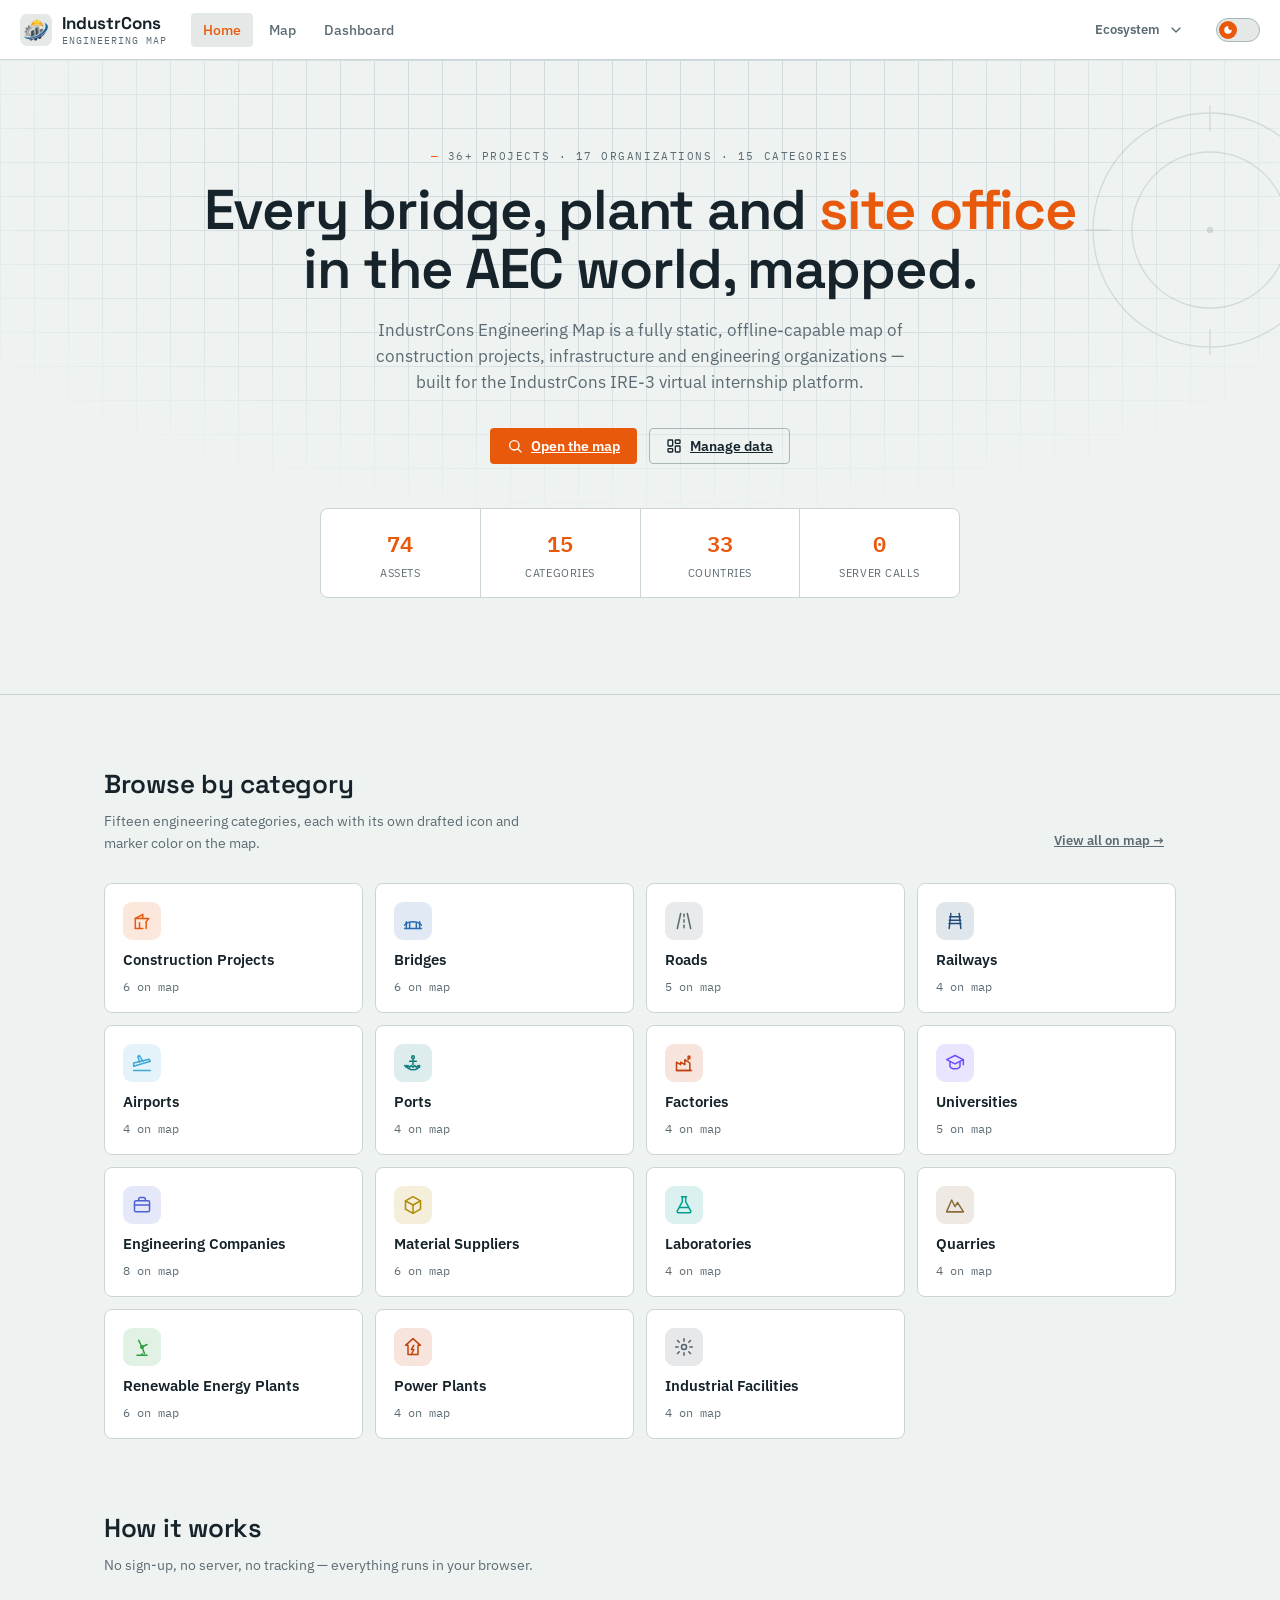
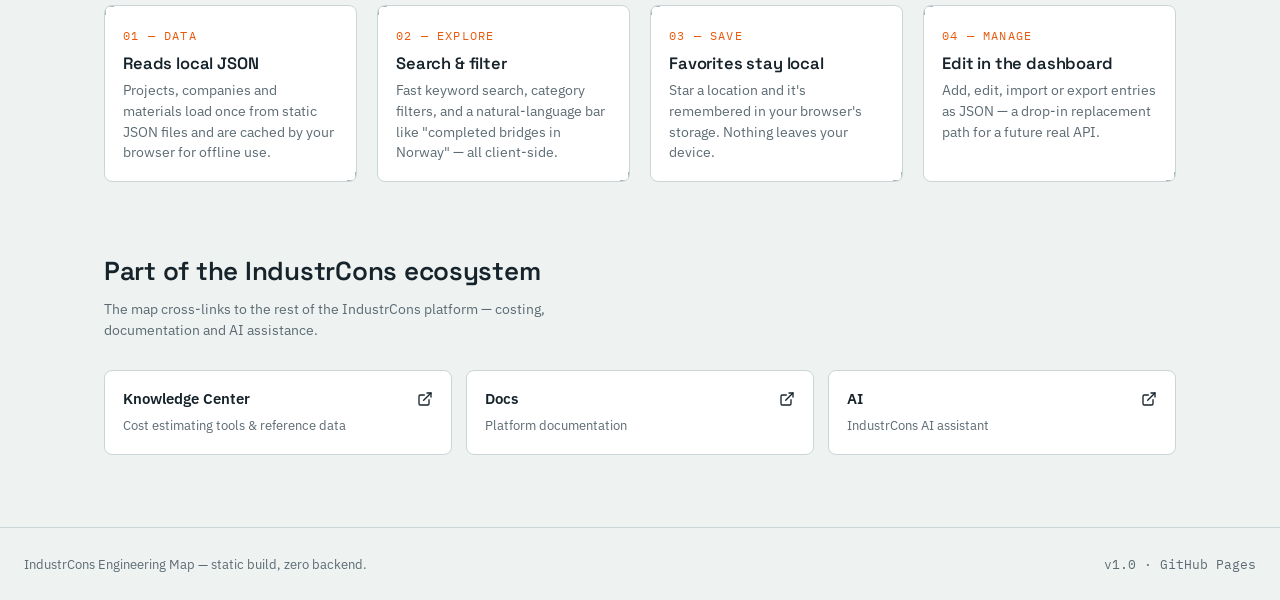
<file: index.html>
<!DOCTYPE html>
<html lang="en">
<head>
<meta charset="UTF-8">
<meta name="viewport" content="width=device-width, initial-scale=1.0">
<title>IndustrCons Engineering Map — Explore AEC infrastructure worldwide</title>
<meta name="description" content="A static, offline-capable map of construction projects, infrastructure and engineering organizations worldwide.">
<link rel="canonical" href="https://elvinasgar.github.io/industrcons-map/index.html">

<!-- Open Graph -->
<meta property="og:type" content="website">
<meta property="og:site_name" content="IndustrCons Engineering Map">
<meta property="og:title" content="IndustrCons Engineering Map — Explore AEC infrastructure worldwide">
<meta property="og:description" content="A static, offline-capable map of construction projects, infrastructure and engineering organizations worldwide.">
<meta property="og:url" content="https://elvinasgar.github.io/industrcons-map/index.html">
<meta property="og:image" content="https://elvinasgar.github.io/industrcons-map/assets/og/og-cover.png">
<meta property="og:image:width" content="1200">
<meta property="og:image:height" content="630">

<!-- Twitter Card -->
<meta name="twitter:card" content="summary_large_image">
<meta name="twitter:title" content="IndustrCons Engineering Map">
<meta name="twitter:description" content="A static, offline-capable map of construction projects, infrastructure and engineering organizations worldwide.">
<meta name="twitter:image" content="https://elvinasgar.github.io/industrcons-map/assets/og/og-cover.png">

<link rel="icon" type="image/png" href="assets/icons/favicon-32.png">
<link rel="mask-icon" href="assets/icons/pin.svg" color="#E8590C">
<link rel="apple-touch-icon" href="assets/icons/apple-touch-icon.png">
<link rel="stylesheet" href="css/base.css">
<link rel="stylesheet" href="css/components.css">
<link rel="stylesheet" href="css/home.css">

<!-- Organization schema (shared across the IndustrCons product family) -->
<script type="application/ld+json">
{
  "@context": "https://schema.org",
  "@type": "Organization",
  "name": "IndustrCons",
  "url": "https://elvinasgar.github.io/industrcons-map/",
  "logo": "https://elvinasgar.github.io/industrcons-map/assets/icons/logo-512.png",
  "description": "IndustrCons builds tools for the AEC (Architecture, Engineering & Construction) industry, including an engineering map, cost estimator, documentation and an AI assistant.",
  "sameAs": [
    "https://industrconsestimator.netlify.app/",
    "https://industrconsdocs.netlify.app/",
    "https://industrcons-ai.vercel.app/"
  ]
}
</script>

<!-- Breadcrumb schema -->
<script type="application/ld+json">
{
  "@context": "https://schema.org",
  "@type": "BreadcrumbList",
  "itemListElement": [
    { "@type": "ListItem", "position": 1, "name": "Home", "item": "https://elvinasgar.github.io/industrcons-map/index.html" }
  ]
}
</script>
</head>
<body>
<a href="#main" class="skip-link">Skip to content</a>

<header class="topnav">
  <a href="index.html" class="brand">
    <span class="brand-mark">
      <img src="assets/icons/logo-512.png" alt="IndustrCons logo" width="30" height="30">
    </span>
    <span>IndustrCons<small>Engineering Map</small></span>
  </a>
  <nav class="nav-links">
    <a href="index.html">Home</a>
    <a href="map.html">Map</a>
    <a href="dashboard.html">Dashboard</a>
  </nav>
  <div class="nav-spacer"></div>
  <div class="nav-ecosystem">
    <button class="btn btn-ghost btn-sm" id="ecosystemBtn" aria-expanded="false">
      Ecosystem
      <svg viewBox="0 0 24 24" fill="none" stroke="currentColor" stroke-width="2" stroke-linecap="round" stroke-linejoin="round" width="13" height="13"><polyline points="6 9 12 15 18 9"/></svg>
    </button>
    <div class="ecosystem-menu" id="ecosystemMenu"></div>
  </div>
  <button class="theme-toggle" role="switch" aria-checked="false" aria-label="Toggle dark mode">
    <span class="knob">
      <svg viewBox="0 0 24 24" fill="currentColor"><path d="M12 3a9 9 0 1 0 9 9c0-.46-.04-.92-.1-1.36a5.4 5.4 0 0 1-7.54-7.54A9 9 0 0 0 12 3z"/></svg>
    </span>
  </button>
</header>

<main id="main">
  <section class="hero">
    <svg class="compass" viewBox="0 0 200 200" fill="none" stroke="currentColor" stroke-width="1">
      <circle cx="100" cy="100" r="90"/><circle cx="100" cy="100" r="60"/><circle cx="100" cy="100" r="2" fill="currentColor"/>
      <line x1="100" y1="4" x2="100" y2="24"/><line x1="100" y1="176" x2="100" y2="196"/>
      <line x1="4" y1="100" x2="24" y2="100"/><line x1="176" y1="100" x2="196" y2="100"/>
    </svg>
    <div class="hero-inner">
      <span class="eyebrow">36+ projects · 17 organizations · 15 categories</span>
      <h1>Every bridge, plant and <em>site office</em> in the AEC world, mapped.</h1>
      <p class="lead">IndustrCons Engineering Map is a fully static, offline-capable map of construction projects, infrastructure and engineering organizations — built for the IndustrCons IRE-3 virtual internship platform.</p>
      <div class="hero-actions">
        <a href="map.html" class="btn btn-primary">
          <svg viewBox="0 0 24 24" fill="none" stroke="currentColor" stroke-width="2" stroke-linecap="round" stroke-linejoin="round"><circle cx="11" cy="11" r="7"/><line x1="21" y1="21" x2="16.6" y2="16.6"/></svg>
          Open the map
        </a>
        <a href="dashboard.html" class="btn btn-outline">
          <svg viewBox="0 0 24 24" fill="none" stroke="currentColor" stroke-width="2" stroke-linecap="round" stroke-linejoin="round"><rect x="3" y="3" width="7" height="9" rx="1"/><rect x="14" y="3" width="7" height="5" rx="1"/><rect x="14" y="12" width="7" height="9" rx="1"/><rect x="3" y="16" width="7" height="5" rx="1"/></svg>
          Manage data
        </a>
      </div>
      <div class="hero-stats">
        <div><span class="num" id="statProjects">—</span><span class="label">Assets</span></div>
        <div><span class="num" id="statCategories">15</span><span class="label">Categories</span></div>
        <div><span class="num" id="statCountries">—</span><span class="label">Countries</span></div>
        <div><span class="num">0</span><span class="label">Server calls</span></div>
      </div>
    </div>
  </section>

  <section class="section">
    <div class="section-head">
      <div>
        <h2>Browse by category</h2>
        <p>Fifteen engineering categories, each with its own drafted icon and marker color on the map.</p>
      </div>
      <a href="map.html" class="btn btn-ghost btn-sm">View all on map →</a>
    </div>
    <div class="category-grid" id="categoryGrid"></div>
  </section>

  <section class="section" style="padding-top:0;">
    <div class="section-head">
      <div>
        <h2>How it works</h2>
        <p>No sign-up, no server, no tracking — everything runs in your browser.</p>
      </div>
    </div>
    <div class="how-grid">
      <div class="how-card card tick-frame" style="padding:18px;">
        <span class="step-num">01 — DATA</span>
        <h3>Reads local JSON</h3>
        <p>Projects, companies and materials load once from static JSON files and are cached by your browser for offline use.</p>
      </div>
      <div class="how-card card tick-frame" style="padding:18px;">
        <span class="step-num">02 — EXPLORE</span>
        <h3>Search &amp; filter</h3>
        <p>Fast keyword search, category filters, and a natural-language bar like "completed bridges in Norway" — all client-side.</p>
      </div>
      <div class="how-card card tick-frame" style="padding:18px;">
        <span class="step-num">03 — SAVE</span>
        <h3>Favorites stay local</h3>
        <p>Star a location and it's remembered in your browser's storage. Nothing leaves your device.</p>
      </div>
      <div class="how-card card tick-frame" style="padding:18px;">
        <span class="step-num">04 — MANAGE</span>
        <h3>Edit in the dashboard</h3>
        <p>Add, edit, import or export entries as JSON — a drop-in replacement path for a future real API.</p>
      </div>
    </div>
  </section>
  <section class="section" style="padding-top:0;">
    <div class="section-head">
      <div>
        <h2>Part of the IndustrCons ecosystem</h2>
        <p>The map cross-links to the rest of the IndustrCons platform — costing, documentation and AI assistance.</p>
      </div>
    </div>
    <div class="ecosystem-grid" id="ecosystemGrid"></div>
  </section>

</main>

<footer class="footer">
  <span>IndustrCons Engineering Map — static build, zero backend.</span>
  <span class="mono">v1.0 · GitHub Pages</span>
</footer>

<script src="js/categories.js"></script>
<script src="js/storage.js"></script>
<script src="js/utils.js"></script>
<script src="js/config.js"></script>
<script src="js/data.js"></script>
<script src="js/app.js"></script>
<script>
async function renderHome() {
  await DataStore.init();
  const counts = DataStore.categoryCounts();
  document.getElementById('statProjects').textContent = DataStore.getAll().length;
  document.getElementById('statCountries').textContent = DataStore.countriesInUse().length;

  const ecoGrid = document.getElementById('ecosystemGrid');
  ecoGrid.innerHTML = SITE_CONFIG.ecosystem.map((item) => `
    <a class="ecosystem-card" href="${item.url}" target="_blank" rel="noopener noreferrer">
      <div class="em-title">
        <span>${item.label}</span>
        <svg viewBox="0 0 24 24" fill="none" stroke="currentColor" stroke-width="2" stroke-linecap="round" stroke-linejoin="round" width="16" height="16"><path d="M18 13v6a2 2 0 0 1-2 2H5a2 2 0 0 1-2-2V8a2 2 0 0 1 2-2h6"/><polyline points="15 3 21 3 21 9"/><line x1="10" y1="14" x2="21" y2="3"/></svg>
      </div>
      <p>${item.desc}</p>
    </a>
  `).join('');

  const grid = document.getElementById('categoryGrid');
  grid.innerHTML = '';
  for (const cat of CATEGORIES) {
    const svg = await loadIconSvg(`assets/icons/${cat.icon}`);
    const a = document.createElement('a');
    a.href = `map.html?category=${cat.id}`;
    a.className = 'category-card';
    a.style.setProperty('--cat-color', cat.color);
    a.innerHTML = `
      <span class="cat-icon">${svg}</span>
      <span class="cat-name">${cat.label}</span>
      <span class="cat-count">${counts[cat.id] || 0} on map</span>
    `;
    grid.appendChild(a);
  }
}
renderHome();
</script>
</body>
</html>
</file>
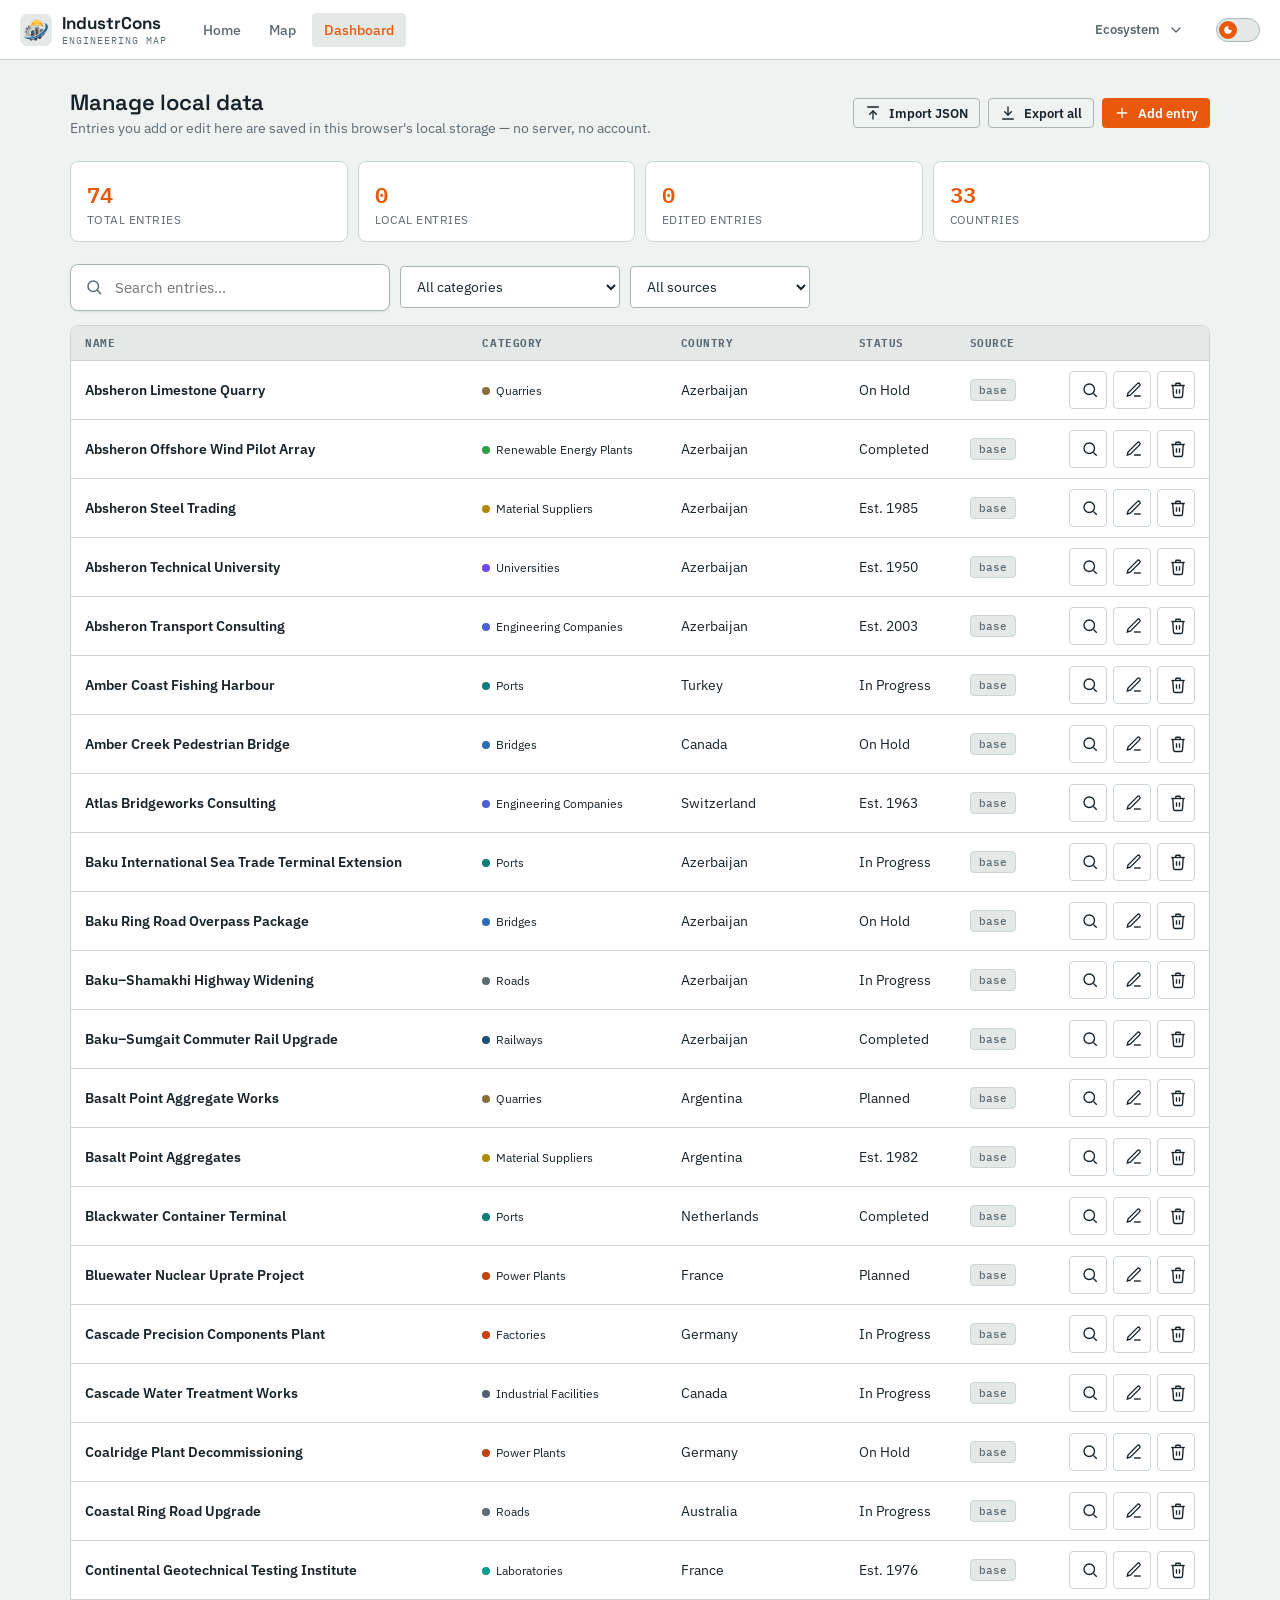
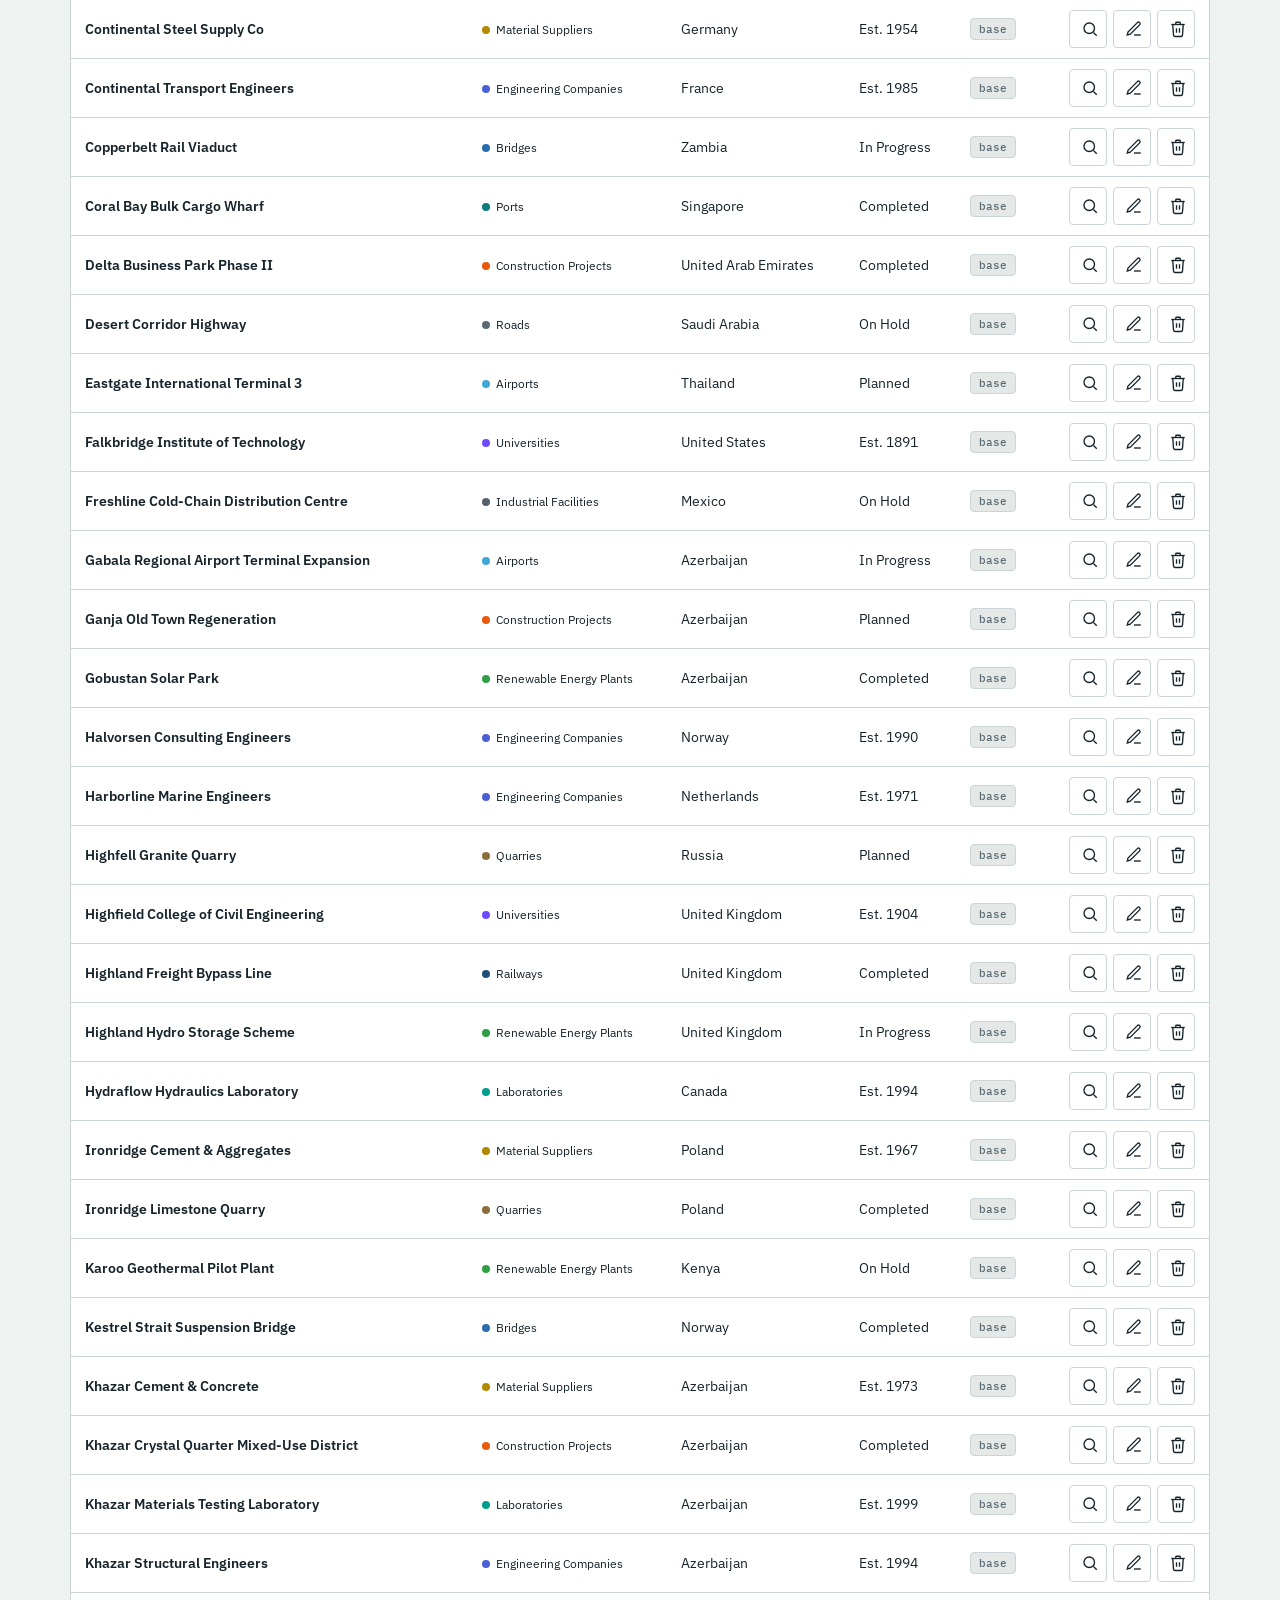
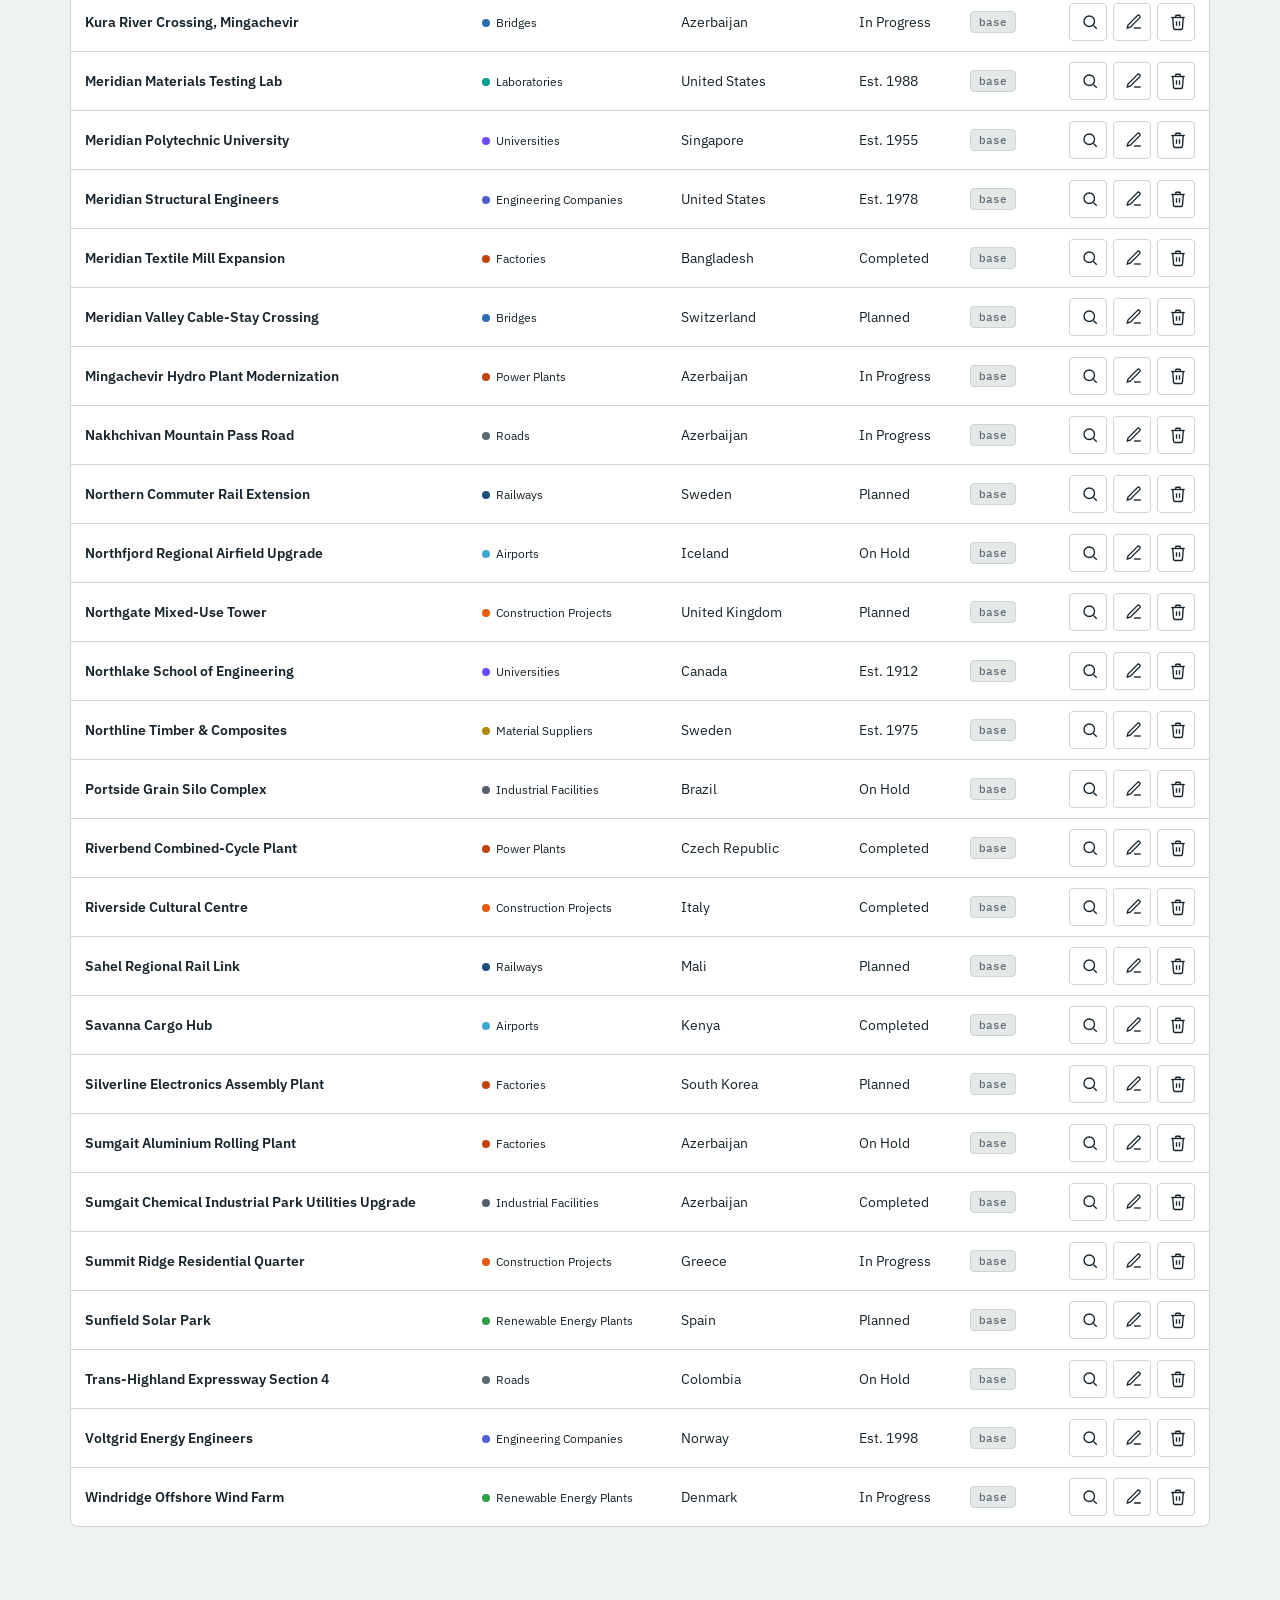
<file: dashboard.html>
<!DOCTYPE html>
<html lang="en">
<head>
<meta charset="UTF-8">
<meta name="viewport" content="width=device-width, initial-scale=1.0">
<title>Dashboard — IndustrCons Engineering Map</title>
<meta name="description" content="Manage local engineering map entries: add, edit, import and export JSON data.">
<link rel="canonical" href="https://elvinasgar.github.io/industrcons-map/dashboard.html">
<meta name="robots" content="noindex, follow">

<meta property="og:type" content="website">
<meta property="og:site_name" content="IndustrCons Engineering Map">
<meta property="og:title" content="Dashboard — IndustrCons Engineering Map">
<meta property="og:description" content="Manage local engineering map entries: add, edit, import and export JSON data.">
<meta property="og:url" content="https://elvinasgar.github.io/industrcons-map/dashboard.html">
<meta property="og:image" content="https://elvinasgar.github.io/industrcons-map/assets/og/og-cover.png">

<meta name="twitter:card" content="summary_large_image">
<meta name="twitter:title" content="Dashboard — IndustrCons Engineering Map">
<meta name="twitter:image" content="https://elvinasgar.github.io/industrcons-map/assets/og/og-cover.png">

<link rel="icon" type="image/png" href="assets/icons/favicon-32.png">
<link rel="mask-icon" href="assets/icons/pin.svg" color="#E8590C">
<link rel="apple-touch-icon" href="assets/icons/apple-touch-icon.png">

<script type="application/ld+json">
{
  "@context": "https://schema.org",
  "@type": "BreadcrumbList",
  "itemListElement": [
    { "@type": "ListItem", "position": 1, "name": "Home", "item": "https://elvinasgar.github.io/industrcons-map/index.html" },
    { "@type": "ListItem", "position": 2, "name": "Dashboard", "item": "https://elvinasgar.github.io/industrcons-map/dashboard.html" }
  ]
}
</script>
<link rel="stylesheet" href="css/base.css">
<link rel="stylesheet" href="css/components.css">
<link rel="stylesheet" href="css/dashboard.css">
</head>
<body>
<a href="#main" class="skip-link">Skip to content</a>

<header class="topnav">
  <a href="index.html" class="brand">
    <span class="brand-mark">
      <img src="assets/icons/logo-512.png" alt="IndustrCons logo" width="30" height="30">
    </span>
    <span>IndustrCons<small>Engineering Map</small></span>
  </a>
  <nav class="nav-links">
    <a href="index.html">Home</a>
    <a href="map.html">Map</a>
    <a href="dashboard.html" class="active">Dashboard</a>
  </nav>
  <div class="nav-spacer"></div>
  <div class="nav-ecosystem">
    <button class="btn btn-ghost btn-sm" id="ecosystemBtn" aria-expanded="false">
      Ecosystem
      <svg viewBox="0 0 24 24" fill="none" stroke="currentColor" stroke-width="2" stroke-linecap="round" stroke-linejoin="round" width="13" height="13"><polyline points="6 9 12 15 18 9"/></svg>
    </button>
    <div class="ecosystem-menu" id="ecosystemMenu"></div>
  </div>
  <button class="theme-toggle" role="switch" aria-checked="false" aria-label="Toggle dark mode">
    <span class="knob"><svg viewBox="0 0 24 24" fill="currentColor"><path d="M12 3a9 9 0 1 0 9 9c0-.46-.04-.92-.1-1.36a5.4 5.4 0 0 1-7.54-7.54A9 9 0 0 0 12 3z"/></svg></span>
  </button>
</header>

<main id="main" class="dash-shell">
  <div class="dash-head">
    <div>
      <h1>Manage local data</h1>
      <p>Entries you add or edit here are saved in this browser's local storage — no server, no account.</p>
    </div>
    <div class="dash-actions">
      <button class="btn btn-outline btn-sm" id="importBtn">
        <svg viewBox="0 0 24 24" fill="none" stroke="currentColor" stroke-width="2" stroke-linecap="round" stroke-linejoin="round" width="15" height="15"><path d="M12 21V9"/><path d="M7 14l5-5 5 5"/><path d="M4 3h16"/></svg>
        Import JSON
      </button>
      <button class="btn btn-outline btn-sm" id="exportAllBtn">
        <svg viewBox="0 0 24 24" fill="none" stroke="currentColor" stroke-width="2" stroke-linecap="round" stroke-linejoin="round" width="15" height="15"><path d="M12 3v12"/><path d="M7 10l5 5 5-5"/><path d="M4 21h16"/></svg>
        Export all
      </button>
      <button class="btn btn-primary btn-sm" id="addEntryBtn">
        <svg viewBox="0 0 24 24" fill="none" stroke="currentColor" stroke-width="2" stroke-linecap="round" stroke-linejoin="round" width="15" height="15"><line x1="12" y1="5" x2="12" y2="19"/><line x1="5" y1="12" x2="19" y2="12"/></svg>
        Add entry
      </button>
    </div>
  </div>

  <div class="dash-stats" id="dashStats"></div>

  <div class="dash-toolbar">
    <div class="search-bar">
      <svg viewBox="0 0 24 24" fill="none" stroke="currentColor" stroke-width="2" stroke-linecap="round" stroke-linejoin="round" width="16" height="16"><circle cx="11" cy="11" r="7"/><line x1="21" y1="21" x2="16.6" y2="16.6"/></svg>
      <input type="text" id="dashSearch" placeholder="Search entries…" autocomplete="off">
    </div>
    <select class="select" id="dashCategoryFilter" style="max-width:220px;">
      <option value="">All categories</option>
    </select>
    <select class="select" id="dashSourceFilter" style="max-width:180px;">
      <option value="">All sources</option>
      <option value="base">Base dataset</option>
      <option value="custom">Local entries</option>
    </select>
  </div>

  <div class="dash-table-wrap">
    <table class="dash-table">
      <thead>
        <tr>
          <th>Name</th>
          <th>Category</th>
          <th>Country</th>
          <th>Status</th>
          <th>Source</th>
          <th></th>
        </tr>
      </thead>
      <tbody id="dashTableBody"></tbody>
    </table>
    <div class="dash-empty empty-state" id="dashEmpty" style="display:none;">
      <svg viewBox="0 0 24 24" fill="none" stroke="currentColor" stroke-width="1.6"><circle cx="11" cy="11" r="7"/><line x1="21" y1="21" x2="16.6" y2="16.6"/></svg>
      <h4>No entries match</h4>
      <p>Try a different search term or clear your category filter.</p>
    </div>
  </div>
</main>

<!-- Add / edit entry modal -->
<div class="modal-overlay" id="entryModalOverlay">
  <div class="modal tick-frame" id="entryModal">
    <h3 id="entryModalTitle">Add entry</h3>
    <p class="eyebrow" style="margin-bottom:16px;">Saved to this browser only</p>
    <form id="entryForm">
      <input type="hidden" id="f_id">
      <div class="dash-form-grid">
        <div class="full">
          <label class="field-label" for="f_category">Category</label>
          <select class="select" id="f_category" required></select>
        </div>
        <div class="full">
          <label class="field-label" for="f_name">Name</label>
          <input class="input" id="f_name" required>
        </div>
        <div class="full">
          <label class="field-label" for="f_description">Description</label>
          <textarea class="textarea" id="f_description"></textarea>
        </div>
        <div>
          <label class="field-label" for="f_lat">Latitude</label>
          <input class="input" id="f_lat" type="number" step="any" required>
        </div>
        <div>
          <label class="field-label" for="f_lng">Longitude</label>
          <input class="input" id="f_lng" type="number" step="any" required>
        </div>
        <div class="full">
          <label class="field-label" for="f_address">Address</label>
          <input class="input" id="f_address">
        </div>
        <div>
          <label class="field-label" for="f_country">Country</label>
          <input class="input" id="f_country">
        </div>
        <div>
          <label class="field-label" for="f_disciplines">Disciplines (comma separated)</label>
          <input class="input" id="f_disciplines">
        </div>

        <div id="infraFields" class="full dash-form-grid" style="padding:0; grid-column:1/-1;">
          <div>
            <label class="field-label" for="f_status">Status</label>
            <select class="select" id="f_status">
              <option>Planned</option><option>In Progress</option><option>On Hold</option><option>Completed</option>
            </select>
          </div>
          <div>
            <label class="field-label" for="f_progress">Progress (%)</label>
            <input class="input" id="f_progress" type="number" min="0" max="100" value="0">
          </div>
          <div>
            <label class="field-label" for="f_contractor">Contractor</label>
            <input class="input" id="f_contractor">
          </div>
          <div>
            <label class="field-label" for="f_consultant">Consultant</label>
            <input class="input" id="f_consultant">
          </div>
          <div>
            <label class="field-label" for="f_client">Client</label>
            <input class="input" id="f_client">
          </div>
          <div></div>
          <div>
            <label class="field-label" for="f_startDate">Start date</label>
            <input class="input" id="f_startDate" type="date">
          </div>
          <div>
            <label class="field-label" for="f_finishDate">Finish date</label>
            <input class="input" id="f_finishDate" type="date">
          </div>
        </div>

        <div id="orgFields" class="full dash-form-grid" style="padding:0; grid-column:1/-1;">
          <div>
            <label class="field-label" for="f_founded">Founded (year)</label>
            <input class="input" id="f_founded">
          </div>
          <div>
            <label class="field-label" for="f_website">Website</label>
            <input class="input" id="f_website">
          </div>
          <div class="full">
            <label class="field-label" for="f_services">Services (comma separated)</label>
            <input class="input" id="f_services">
          </div>
        </div>
      </div>

      <div class="modal-actions">
        <button type="button" class="btn btn-ghost" id="cancelEntryBtn">Cancel</button>
        <button type="submit" class="btn btn-primary">Save entry</button>
      </div>
    </form>
  </div>
</div>

<!-- Import modal -->
<div class="modal-overlay" id="importModalOverlay">
  <div class="modal tick-frame">
    <h3>Import JSON</h3>
    <p class="eyebrow" style="margin-bottom:16px;">Accepts an array of entries, or an export from this app</p>
    <div class="import-drop" id="importDrop">
      <svg viewBox="0 0 24 24" fill="none" stroke="currentColor" stroke-width="1.6"><path d="M12 3v12"/><path d="M7 10l5-5 5 5"/><path d="M4 21h16"/></svg>
      <div>Drop a .json file here, or click to choose one</div>
      <input type="file" id="importFileInput" accept="application/json" style="display:none;">
    </div>
    <div class="modal-actions">
      <button type="button" class="btn btn-ghost" id="cancelImportBtn">Close</button>
    </div>
  </div>
</div>

<!-- Delete confirm modal -->
<div class="modal-overlay" id="deleteModalOverlay">
  <div class="modal tick-frame">
    <h3>Remove this entry?</h3>
    <p>This removes it from your map view. Base dataset entries can be restored by clearing local data; local entries are deleted permanently.</p>
    <div class="modal-actions">
      <button type="button" class="btn btn-ghost" id="cancelDeleteBtn">Cancel</button>
      <button type="button" class="btn btn-danger" id="confirmDeleteBtn">Remove</button>
    </div>
  </div>
</div>

<script src="js/categories.js"></script>
<script src="js/storage.js"></script>
<script src="js/utils.js"></script>
<script src="js/config.js"></script>
<script src="js/data.js"></script>
<script src="js/search.js"></script>
<script src="js/app.js"></script>
<script src="js/dashboard.js"></script>
</body>
</html>
</file>
<file: css/base.css>
/* ==========================================================================
   IndustrCons Engineering Map — Design Tokens & Base
   Visual direction: technical drawing / blueprint, drafted not decorated.
   ========================================================================== */

@import url('https://fonts.googleapis.com/css2?family=Space+Grotesk:wght@500;600;700&family=IBM+Plex+Sans:wght@400;500;600&family=IBM+Plex+Mono:wght@400;500&display=swap');

:root{
  /* ---- Palette (blueprint / drafting-paper) ---- */
  --ink:            #16232B;
  --ink-soft:       #3A4A54;
  --paper:          #EEF2F1;
  --paper-raised:   #FFFFFF;
  --paper-sunken:   #E4E9E8;
  --line:           #CBD5D8;
  --line-strong:    #A8B6BA;

  --blue:           #2B6CB0;
  --blue-cyan:      #3FA7D6;
  --orange:         #E8590C;
  --amber:          #B08900;
  --green:          #2F9E44;
  --teal:           #0E7C7B;

  --muted:          #5C6B73;

  /* dark (blueprint sheet) */
  --dk-paper:       #0B1E2D;
  --dk-panel:       #122C40;
  --dk-panel-raised:#173650;
  --dk-line:        rgba(93, 168, 214, 0.18);
  --dk-line-strong: rgba(93, 168, 214, 0.32);
  --dk-ink:         #E7F0F5;
  --dk-muted:       #8FADC2;
  --dk-cyan:        #5DC8EE;

  /* semantic (light default) */
  --bg:             var(--paper);
  --bg-raised:      var(--paper-raised);
  --bg-sunken:      var(--paper-sunken);
  --fg:             var(--ink);
  --fg-muted:       var(--muted);
  --border:         var(--line);
  --border-strong:  var(--line-strong);
  --accent:         var(--orange);
  --accent-ink:     #FFFFFF;
  --focus:          var(--blue);

  --radius-sm: 4px;
  --radius-md: 8px;
  --radius-lg: 14px;

  --font-display: 'Space Grotesk', 'Segoe UI', sans-serif;
  --font-body: 'IBM Plex Sans', 'Segoe UI', sans-serif;
  --font-mono: 'IBM Plex Mono', 'SFMono-Regular', monospace;

  --shadow-sm: 0 1px 2px rgba(22,35,43,0.08);
  --shadow-md: 0 6px 20px rgba(22,35,43,0.14);
  --shadow-lg: 0 16px 40px rgba(22,35,43,0.22);

  --ease: cubic-bezier(0.4, 0, 0.2, 1);
}

[data-theme="dark"]{
  --bg:             var(--dk-paper);
  --bg-raised:      var(--dk-panel);
  --bg-sunken:      #0E2334;
  --fg:             var(--dk-ink);
  --fg-muted:       var(--dk-muted);
  --border:         var(--dk-line);
  --border-strong:  var(--dk-line-strong);
  --accent:         var(--orange);
  --accent-ink:     #16110C;
  --focus:          var(--dk-cyan);
  --shadow-sm: 0 1px 2px rgba(0,0,0,0.35);
  --shadow-md: 0 6px 24px rgba(0,0,0,0.45);
  --shadow-lg: 0 20px 50px rgba(0,0,0,0.55);
}

*, *::before, *::after{ box-sizing: border-box; }
html, body{ height: 100%; }
body{
  margin: 0;
  font-family: var(--font-body);
  background: var(--bg);
  color: var(--fg);
  -webkit-font-smoothing: antialiased;
  transition: background-color .25s var(--ease), color .25s var(--ease);
}
h1,h2,h3,h4{
  font-family: var(--font-display);
  font-weight: 600;
  margin: 0 0 .4em;
  letter-spacing: -0.01em;
}
p{ margin: 0 0 1em; line-height: 1.55; color: var(--fg); }
a{ color: inherit; }
button{ font-family: var(--font-body); }
img{ max-width: 100%; display: block; }
ul{ margin: 0; padding: 0; list-style: none; }

::selection{ background: var(--accent); color: var(--accent-ink); }

/* Focus visibility — never remove outlines, only restyle them */
:focus-visible{
  outline: 2px solid var(--focus);
  outline-offset: 2px;
}

/* ---- Blueprint grid texture, used as a background utility ---- */
.blueprint-grid{
  background-image:
    linear-gradient(var(--border) 1px, transparent 1px),
    linear-gradient(90deg, var(--border) 1px, transparent 1px);
  background-size: 28px 28px;
  background-position: -1px -1px;
}

/* ---- Corner survey ticks — signature device used on panels/cards ---- */
.tick-frame{ position: relative; }
.tick-frame::before, .tick-frame::after{
  content: "";
  position: absolute;
  width: 10px; height: 10px;
  border-color: var(--border-strong);
  border-style: solid;
  pointer-events: none;
}
.tick-frame::before{ top: -1px; left: -1px; border-width: 2px 0 0 2px; }
.tick-frame::after{ bottom: -1px; right: -1px; border-width: 0 2px 2px 0; }

.mono{ font-family: var(--font-mono); }
.eyebrow{
  font-family: var(--font-mono);
  font-size: 11px;
  letter-spacing: 0.14em;
  text-transform: uppercase;
  color: var(--fg-muted);
}

.visually-hidden{
  position: absolute; width: 1px; height: 1px;
  overflow: hidden; clip: rect(0 0 0 0); white-space: nowrap;
}

.skip-link{
  position: absolute; left: 8px; top: -48px;
  background: var(--accent); color: var(--accent-ink);
  padding: 10px 14px; border-radius: var(--radius-sm);
  z-index: 999; transition: top .2s var(--ease);
  font-weight: 600; font-size: 13px;
}
.skip-link:focus{ top: 8px; }

@media (prefers-reduced-motion: reduce){
  *, *::before, *::after{
    animation-duration: 0.001ms !important;
    animation-iteration-count: 1 !important;
    transition-duration: 0.001ms !important;
    scroll-behavior: auto !important;
  }
}

/* Scrollbar (blueprint styling, webkit only — degrades gracefully) */
::-webkit-scrollbar{ width: 10px; height: 10px; }
::-webkit-scrollbar-track{ background: transparent; }
::-webkit-scrollbar-thumb{ background: var(--border-strong); border-radius: 6px; }
</file>
<file: css/components.css>
/* ==========================================================================
   Reusable components
   ========================================================================== */

/* ---- Top nav ---- */
.topnav{
  display: flex;
  align-items: center;
  gap: 20px;
  padding: 12px 20px;
  background: var(--bg-raised);
  border-bottom: 1px solid var(--border);
  position: relative;
  z-index: 40;
}
.brand{
  display: flex; align-items: center; gap: 10px;
  font-family: var(--font-display); font-weight: 700; font-size: 17px;
  text-decoration: none; color: var(--fg);
  white-space: nowrap;
}
.brand-mark{
  width: 32px; height: 32px; border-radius: 7px;
  display: grid; place-items: center; flex: none;
  background: var(--bg-sunken); padding: 3px;
}
.brand-mark img{ width: 100%; height: 100%; object-fit: contain; }
.brand small{
  display: block; font-family: var(--font-mono); font-weight: 400;
  font-size: 10px; letter-spacing: .1em; color: var(--fg-muted); text-transform: uppercase;
}

.nav-links{ display: flex; gap: 4px; margin-left: 4px; }
.nav-links a{
  text-decoration: none; color: var(--fg-muted); font-size: 14px; font-weight: 500;
  padding: 8px 12px; border-radius: var(--radius-sm);
  transition: background .15s var(--ease), color .15s var(--ease);
}
.nav-links a:hover{ background: var(--bg-sunken); color: var(--fg); }
.nav-links a.active{ color: var(--accent); background: var(--bg-sunken); }

.nav-spacer{ flex: 1; }

/* ---- Buttons ---- */
.btn{
  display: inline-flex; align-items: center; justify-content: center; gap: 8px;
  font-family: var(--font-body); font-weight: 600; font-size: 13.5px;
  padding: 9px 16px; border-radius: var(--radius-sm);
  border: 1px solid transparent; cursor: pointer;
  transition: transform .12s var(--ease), background .15s var(--ease), border-color .15s var(--ease);
  line-height: 1.2;
}
.btn:active{ transform: translateY(1px); }
.btn svg{ width: 16px; height: 16px; flex: none; }
.btn-primary{ background: var(--accent); color: var(--accent-ink); }
.btn-primary:hover{ filter: brightness(1.06); }
.btn-outline{ background: transparent; color: var(--fg); border-color: var(--border-strong); }
.btn-outline:hover{ background: var(--bg-sunken); }
.btn-ghost{ background: transparent; color: var(--fg-muted); }
.btn-ghost:hover{ background: var(--bg-sunken); color: var(--fg); }
.btn-sm{ padding: 6px 11px; font-size: 12.5px; }
.btn-icon{ padding: 8px; border-radius: var(--radius-sm); }
.btn-block{ width: 100%; }
.btn-danger{ background: transparent; color: #C1440E; border-color: rgba(193,68,14,0.4); }
.btn-danger:hover{ background: rgba(193,68,14,0.08); }

.icon-btn{
  display: inline-grid; place-items: center;
  width: 38px; height: 38px; border-radius: var(--radius-sm);
  background: var(--bg-raised); border: 1px solid var(--border);
  color: var(--fg); cursor: pointer;
  transition: background .15s var(--ease), border-color .15s var(--ease);
}
.icon-btn:hover{ background: var(--bg-sunken); }
.icon-btn svg{ width: 18px; height: 18px; }
.icon-btn.active{ color: var(--accent); border-color: var(--accent); }

/* ---- Inputs ---- */
.field-label{
  display: block; font-size: 12px; font-weight: 600; margin-bottom: 6px;
  color: var(--fg-muted); text-transform: uppercase; letter-spacing: .05em;
}
.input, .select, .textarea{
  width: 100%; font-family: var(--font-body); font-size: 14px;
  padding: 10px 12px; border-radius: var(--radius-sm);
  border: 1px solid var(--border-strong); background: var(--bg-raised); color: var(--fg);
  transition: border-color .15s var(--ease), box-shadow .15s var(--ease);
}
.input:focus, .select:focus, .textarea:focus{
  border-color: var(--focus); box-shadow: 0 0 0 3px rgba(63,167,214,0.18);
}
.textarea{ resize: vertical; min-height: 80px; }

.search-bar{
  display: flex; align-items: center; gap: 8px;
  background: var(--bg-raised); border: 1px solid var(--border-strong);
  border-radius: var(--radius-md); padding: 4px 6px 4px 14px;
  box-shadow: var(--shadow-sm);
}
.search-bar svg{ width: 18px; height: 18px; color: var(--fg-muted); flex: none; }
.search-bar input{
  border: 0; background: transparent; outline: none; flex: 1;
  font-size: 14.5px; color: var(--fg); padding: 9px 4px; font-family: var(--font-body);
}
.search-bar .search-clear{
  display: none; background: transparent; border: 0; color: var(--fg-muted); cursor: pointer;
  padding: 6px; border-radius: 50%;
}
.search-bar.has-value .search-clear{ display: inline-grid; place-items: center; }
.search-bar .search-clear:hover{ background: var(--bg-sunken); }

/* ---- Chips / badges ---- */
.chip{
  display: inline-flex; align-items: center; gap: 6px;
  font-size: 12.5px; font-weight: 500; padding: 6px 11px;
  border-radius: 999px; border: 1px solid var(--border-strong);
  background: var(--bg-raised); color: var(--fg); cursor: pointer; user-select: none;
  transition: all .15s var(--ease); white-space: nowrap;
}
.chip:hover{ border-color: var(--border-strong); background: var(--bg-sunken); }
.chip.selected{ background: var(--chip-color, var(--accent)); border-color: var(--chip-color, var(--accent)); color: #fff; }
.chip .dot{ width: 8px; height: 8px; border-radius: 50%; background: var(--chip-color, var(--accent)); flex: none; }
.chip.selected .dot{ background: #fff; }

.badge{
  display: inline-flex; align-items: center; gap: 5px;
  font-family: var(--font-mono); font-size: 11px; font-weight: 500;
  padding: 3px 8px; border-radius: 4px; letter-spacing: .02em;
  background: var(--bg-sunken); color: var(--fg-muted); border: 1px solid var(--border);
}
.badge-status{ text-transform: uppercase; }
.badge-status[data-status="Completed"]{ color: var(--green); border-color: var(--green); background: rgba(47,158,68,0.08); }
.badge-status[data-status="In Progress"]{ color: var(--blue); border-color: var(--blue); background: rgba(43,108,176,0.08); }
.badge-status[data-status="Planned"]{ color: var(--amber); border-color: var(--amber); background: rgba(176,137,0,0.08); }
.badge-status[data-status="On Hold"]{ color: var(--orange); border-color: var(--orange); background: rgba(232,89,12,0.08); }

/* ---- Progress bar ---- */
.progress-track{
  width: 100%; height: 6px; border-radius: 4px; background: var(--bg-sunken);
  overflow: hidden; border: 1px solid var(--border);
}
.progress-fill{
  height: 100%; background: var(--accent); border-radius: 4px;
  transition: width .5s var(--ease);
}

/* ---- Cards ---- */
.card{
  background: var(--bg-raised); border: 1px solid var(--border);
  border-radius: var(--radius-md); overflow: hidden;
  transition: box-shadow .2s var(--ease), transform .2s var(--ease), border-color .2s var(--ease);
}
.card:hover{ box-shadow: var(--shadow-md); }

/* ---- Toast ---- */
.toast-stack{
  position: fixed; bottom: 18px; left: 50%; transform: translateX(-50%);
  display: flex; flex-direction: column; gap: 8px; z-index: 500;
  width: min(92vw, 380px);
}
.toast{
  background: var(--dk-panel); color: var(--dk-ink);
  padding: 12px 16px; border-radius: var(--radius-sm);
  font-size: 13.5px; box-shadow: var(--shadow-lg);
  display: flex; align-items: center; gap: 10px;
  animation: toast-in .28s var(--ease);
  border: 1px solid var(--dk-line-strong);
}
.toast svg{ width: 16px; height: 16px; flex: none; color: var(--blue-cyan); }
@keyframes toast-in{
  from{ opacity: 0; transform: translateY(10px); }
  to{ opacity: 1; transform: translateY(0); }
}
.toast.leaving{ animation: toast-out .2s var(--ease) forwards; }
@keyframes toast-out{ to{ opacity: 0; transform: translateY(6px); } }

/* ---- Modal ---- */
.modal-overlay{
  position: fixed; inset: 0; background: rgba(11,30,45,0.55);
  display: flex; align-items: center; justify-content: center;
  z-index: 600; padding: 20px; opacity: 0; pointer-events: none;
  transition: opacity .2s var(--ease);
}
.modal-overlay.open{ opacity: 1; pointer-events: auto; }
.modal{
  background: var(--bg-raised); border-radius: var(--radius-lg);
  max-width: 480px; width: 100%; padding: 24px;
  box-shadow: var(--shadow-lg); border: 1px solid var(--border);
  transform: translateY(10px) scale(.98); transition: transform .2s var(--ease);
  max-height: 86vh; overflow-y: auto;
}
.modal-overlay.open .modal{ transform: translateY(0) scale(1); }
.modal h3{ margin-bottom: 6px; }
.modal-actions{ display: flex; gap: 10px; justify-content: flex-end; margin-top: 18px; }

/* ---- Empty state ---- */
.empty-state{
  text-align: center; padding: 48px 20px; color: var(--fg-muted);
}
.empty-state svg{ width: 40px; height: 40px; margin: 0 auto 14px; opacity: .5; }
.empty-state h4{ color: var(--fg); margin-bottom: 6px; }
.empty-state p{ font-size: 13.5px; max-width: 340px; margin: 0 auto; }

/* ---- Theme toggle ---- */
.theme-toggle{
  position: relative; width: 44px; height: 24px; border-radius: 999px;
  background: var(--bg-sunken); border: 1px solid var(--border-strong);
  cursor: pointer; flex: none;
}
.theme-toggle .knob{
  position: absolute; top: 2px; left: 2px; width: 18px; height: 18px;
  border-radius: 50%; background: var(--accent); transition: transform .2s var(--ease);
  display: grid; place-items: center;
}
[data-theme="dark"] .theme-toggle .knob{ transform: translateX(20px); }
.theme-toggle .knob svg{ width: 10px; height: 10px; color: #fff; }

/* ---- Spinner ---- */
.spinner{
  width: 22px; height: 22px; border-radius: 50%;
  border: 2.5px solid var(--border); border-top-color: var(--accent);
  animation: spin .7s linear infinite;
}
@keyframes spin{ to{ transform: rotate(360deg); } }

/* ---- Tabs ---- */
.tabbar{ display: flex; gap: 2px; border-bottom: 1px solid var(--border); }
.tabbar button{
  background: transparent; border: 0; padding: 10px 14px; cursor: pointer;
  font-family: var(--font-body); font-weight: 600; font-size: 13px; color: var(--fg-muted);
  border-bottom: 2px solid transparent; margin-bottom: -1px;
}
.tabbar button.active{ color: var(--accent); border-bottom-color: var(--accent); }

/* ---- Ecosystem cross-link menu ---- */
.nav-ecosystem{ position: relative; }
.ecosystem-menu{
  position: absolute; top: calc(100% + 8px); right: 0; z-index: 50;
  background: var(--bg-raised); border: 1px solid var(--border); border-radius: var(--radius-md);
  box-shadow: var(--shadow-md); width: 240px; padding: 6px;
  opacity: 0; pointer-events: none; transform: translateY(-6px);
  transition: opacity .15s var(--ease), transform .15s var(--ease);
}
.ecosystem-menu.open{ opacity: 1; pointer-events: auto; transform: translateY(0); }
.ecosystem-menu a{
  display: block; padding: 9px 10px; border-radius: var(--radius-sm);
  text-decoration: none; color: var(--fg);
}
.ecosystem-menu a:hover{ background: var(--bg-sunken); }
.ecosystem-menu a .em-label{ font-weight: 600; font-size: 13.5px; display: flex; align-items: center; gap: 6px; }
.ecosystem-menu a .em-desc{ font-size: 11.5px; color: var(--fg-muted); margin-top: 1px; }
.ecosystem-menu a .em-label svg{ width: 13px; height: 13px; color: var(--fg-muted); }

.ecosystem-grid{ display: grid; grid-template-columns: repeat(auto-fit, minmax(230px, 1fr)); gap: 14px; }
.ecosystem-card{
  display: flex; flex-direction: column; gap: 8px; padding: 18px;
  border: 1px solid var(--border); border-radius: var(--radius-md); background: var(--bg-raised);
  text-decoration: none; color: var(--fg); transition: box-shadow .18s var(--ease), transform .18s var(--ease);
}
.ecosystem-card:hover{ transform: translateY(-2px); box-shadow: var(--shadow-md); }
.ecosystem-card .em-title{ display: flex; align-items: center; justify-content: space-between; font-weight: 600; font-size: 15px; }
.ecosystem-card p{ font-size: 13px; color: var(--fg-muted); margin: 0; }

.detail-ecosystem-row{ display: flex; gap: 8px; flex-wrap: wrap; padding: 0 20px 16px; }
.detail-ecosystem-row a{ text-decoration: none; }
</file>
<file: css/home.css>
/* ==========================================================================
   Home / landing page
   ========================================================================== */

.hero{
  position: relative;
  padding: 84px 24px 96px;
  overflow: hidden;
  border-bottom: 1px solid var(--border);
}
.hero::before{
  content: "";
  position: absolute; inset: 0;
  background-image:
    linear-gradient(var(--border) 1px, transparent 1px),
    linear-gradient(90deg, var(--border) 1px, transparent 1px);
  background-size: 34px 34px;
  mask-image: radial-gradient(ellipse 70% 60% at 50% 20%, black 40%, transparent 90%);
  opacity: .8;
}
.hero-inner{ position: relative; max-width: 880px; margin: 0 auto; text-align: center; }
.hero .eyebrow{ display: inline-flex; align-items: center; gap: 8px; margin-bottom: 18px; }
.hero .eyebrow::before{ content: "\2014"; color: var(--accent); }
.hero h1{
  font-size: clamp(32px, 5.2vw, 56px); line-height: 1.05; letter-spacing: -0.02em;
  margin-bottom: 18px;
}
.hero h1 em{ font-style: normal; color: var(--accent); }
.hero p.lead{
  font-size: 17px; color: var(--fg-muted); max-width: 560px; margin: 0 auto 32px;
}
.hero-actions{ display: flex; gap: 12px; justify-content: center; flex-wrap: wrap; margin-bottom: 44px; }

.hero-stats{
  display: grid; grid-template-columns: repeat(4, 1fr); gap: 1px;
  background: var(--border); border: 1px solid var(--border); border-radius: var(--radius-md);
  overflow: hidden; max-width: 640px; margin: 0 auto;
}
.hero-stats div{ background: var(--bg-raised); padding: 16px 10px; text-align: center; }
.hero-stats .num{ font-family: var(--font-mono); font-size: 22px; font-weight: 600; color: var(--accent); display: block; }
.hero-stats .label{ font-size: 11px; color: var(--fg-muted); text-transform: uppercase; letter-spacing: .05em; }

/* signature: compass/coordinate ring */
.compass{
  position: absolute; top: 40px; right: -60px; width: 260px; height: 260px;
  opacity: .12; pointer-events: none;
}
[data-theme="dark"] .compass{ opacity: .18; }

.section{ max-width: 1120px; margin: 0 auto; padding: 72px 24px; }
.section-head{ display: flex; align-items: flex-end; justify-content: space-between; gap: 16px; margin-bottom: 28px; flex-wrap: wrap; }
.section-head h2{ font-size: 26px; }
.section-head p{ color: var(--fg-muted); margin: 0; font-size: 14px; max-width: 460px; }

.category-grid{
  display: grid; grid-template-columns: repeat(auto-fill, minmax(230px, 1fr)); gap: 12px;
}
.category-card{
  display: flex; flex-direction: column; gap: 10px;
  padding: 18px; border-radius: var(--radius-md); border: 1px solid var(--border);
  background: var(--bg-raised); text-decoration: none; color: var(--fg);
  transition: border-color .18s var(--ease), transform .18s var(--ease), box-shadow .18s var(--ease);
  position: relative;
}
.category-card:hover{ transform: translateY(-2px); box-shadow: var(--shadow-md); border-color: var(--cat-color); }
.category-card .cat-icon{
  width: 38px; height: 38px; border-radius: 9px;
  display: grid; place-items: center;
  background: color-mix(in srgb, var(--cat-color) 14%, transparent);
  color: var(--cat-color);
}
.category-card .cat-icon svg{ width: 20px; height: 20px; }
.category-card .cat-name{ font-weight: 600; font-size: 14.5px; }
.category-card .cat-count{ font-family: var(--font-mono); font-size: 12px; color: var(--fg-muted); }

.how-grid{ display: grid; grid-template-columns: repeat(auto-fit, minmax(220px, 1fr)); gap: 20px; }
.how-card{ padding: 4px; }
.how-card .step-num{
  font-family: var(--font-mono); font-size: 12px; color: var(--accent);
  display: inline-block; margin-bottom: 10px; letter-spacing: .1em;
}
.how-card h3{ font-size: 16.5px; margin-bottom: 6px; }
.how-card p{ font-size: 13.5px; color: var(--fg-muted); margin: 0; }

.footer{
  border-top: 1px solid var(--border); padding: 28px 24px;
  display: flex; justify-content: space-between; align-items: center;
  color: var(--fg-muted); font-size: 12.5px; flex-wrap: wrap; gap: 10px;
}

@media (max-width: 720px){
  .hero{ padding: 56px 18px 64px; }
  .hero-stats{ grid-template-columns: repeat(2, 1fr); }
  .section{ padding: 48px 18px; }
  .compass{ display: none; }
}
</file>
<file: css/dashboard.css>
/* ==========================================================================
   Dashboard — manage local JSON entries
   ========================================================================== */

.dash-shell{ max-width: 1180px; margin: 0 auto; padding: 28px 20px 80px; }
.dash-head{ display: flex; align-items: center; justify-content: space-between; gap: 14px; margin-bottom: 22px; flex-wrap: wrap; }
.dash-head h1{ font-size: 22px; margin-bottom: 2px; }
.dash-head p{ margin: 0; color: var(--fg-muted); font-size: 13.5px; }
.dash-actions{ display: flex; gap: 8px; flex-wrap: wrap; }

.dash-stats{ display: grid; grid-template-columns: repeat(auto-fit, minmax(140px,1fr)); gap: 10px; margin-bottom: 22px; }
.dash-stat{ padding: 14px 16px; border: 1px solid var(--border); border-radius: var(--radius-md); background: var(--bg-raised); }
.dash-stat .num{ font-family: var(--font-mono); font-size: 22px; font-weight: 600; color: var(--accent); }
.dash-stat .label{ font-size: 11.5px; color: var(--fg-muted); text-transform: uppercase; letter-spacing: .04em; }

.dash-toolbar{ display: flex; gap: 10px; margin-bottom: 14px; flex-wrap: wrap; align-items: center; }
.dash-toolbar .search-bar{ max-width: 320px; flex: 1; }

.dash-table-wrap{
  border: 1px solid var(--border); border-radius: var(--radius-md); overflow: hidden;
  background: var(--bg-raised);
}
.dash-table{ width: 100%; border-collapse: collapse; font-size: 13.5px; }
.dash-table th{
  text-align: left; font-family: var(--font-mono); font-size: 10.5px; text-transform: uppercase;
  letter-spacing: .05em; color: var(--fg-muted); padding: 10px 14px; border-bottom: 1px solid var(--border);
  background: var(--bg-sunken); white-space: nowrap;
}
.dash-table td{ padding: 10px 14px; border-bottom: 1px solid var(--border); vertical-align: middle; }
.dash-table tr:last-child td{ border-bottom: 0; }
.dash-table tr:hover td{ background: var(--bg-sunken); }
.dash-table .row-name{ font-weight: 600; }
.dash-table .row-actions{ display: flex; gap: 6px; justify-content: flex-end; }
.dash-cat-tag{ display: inline-flex; align-items: center; gap: 6px; font-size: 12px; }
.dash-cat-tag .dot{ width: 8px; height: 8px; border-radius: 50%; }

.dash-empty{ padding: 60px 20px; }

.dash-form-grid{ display: grid; grid-template-columns: 1fr 1fr; gap: 14px; }
.dash-form-grid .full{ grid-column: 1 / -1; }
.dash-form-section{ margin-bottom: 4px; }

.import-drop{
  border: 2px dashed var(--border-strong); border-radius: var(--radius-md);
  padding: 26px; text-align: center; color: var(--fg-muted); font-size: 13px;
  cursor: pointer; transition: border-color .15s var(--ease), background .15s var(--ease);
}
.import-drop:hover, .import-drop.drag{ border-color: var(--accent); background: var(--bg-sunken); }
.import-drop svg{ width: 26px; height: 26px; margin: 0 auto 10px; opacity: .6; }

@media (max-width: 640px){
  .dash-form-grid{ grid-template-columns: 1fr; }
  .dash-table thead{ display: none; }
  .dash-table, .dash-table tbody, .dash-table tr, .dash-table td{ display: block; width: 100%; }
  .dash-table tr{ border-bottom: 1px solid var(--border); padding: 10px 14px; }
  .dash-table td{ border: 0; padding: 3px 0; }
  .dash-table .row-actions{ justify-content: flex-start; margin-top: 8px; }
}
</file>
